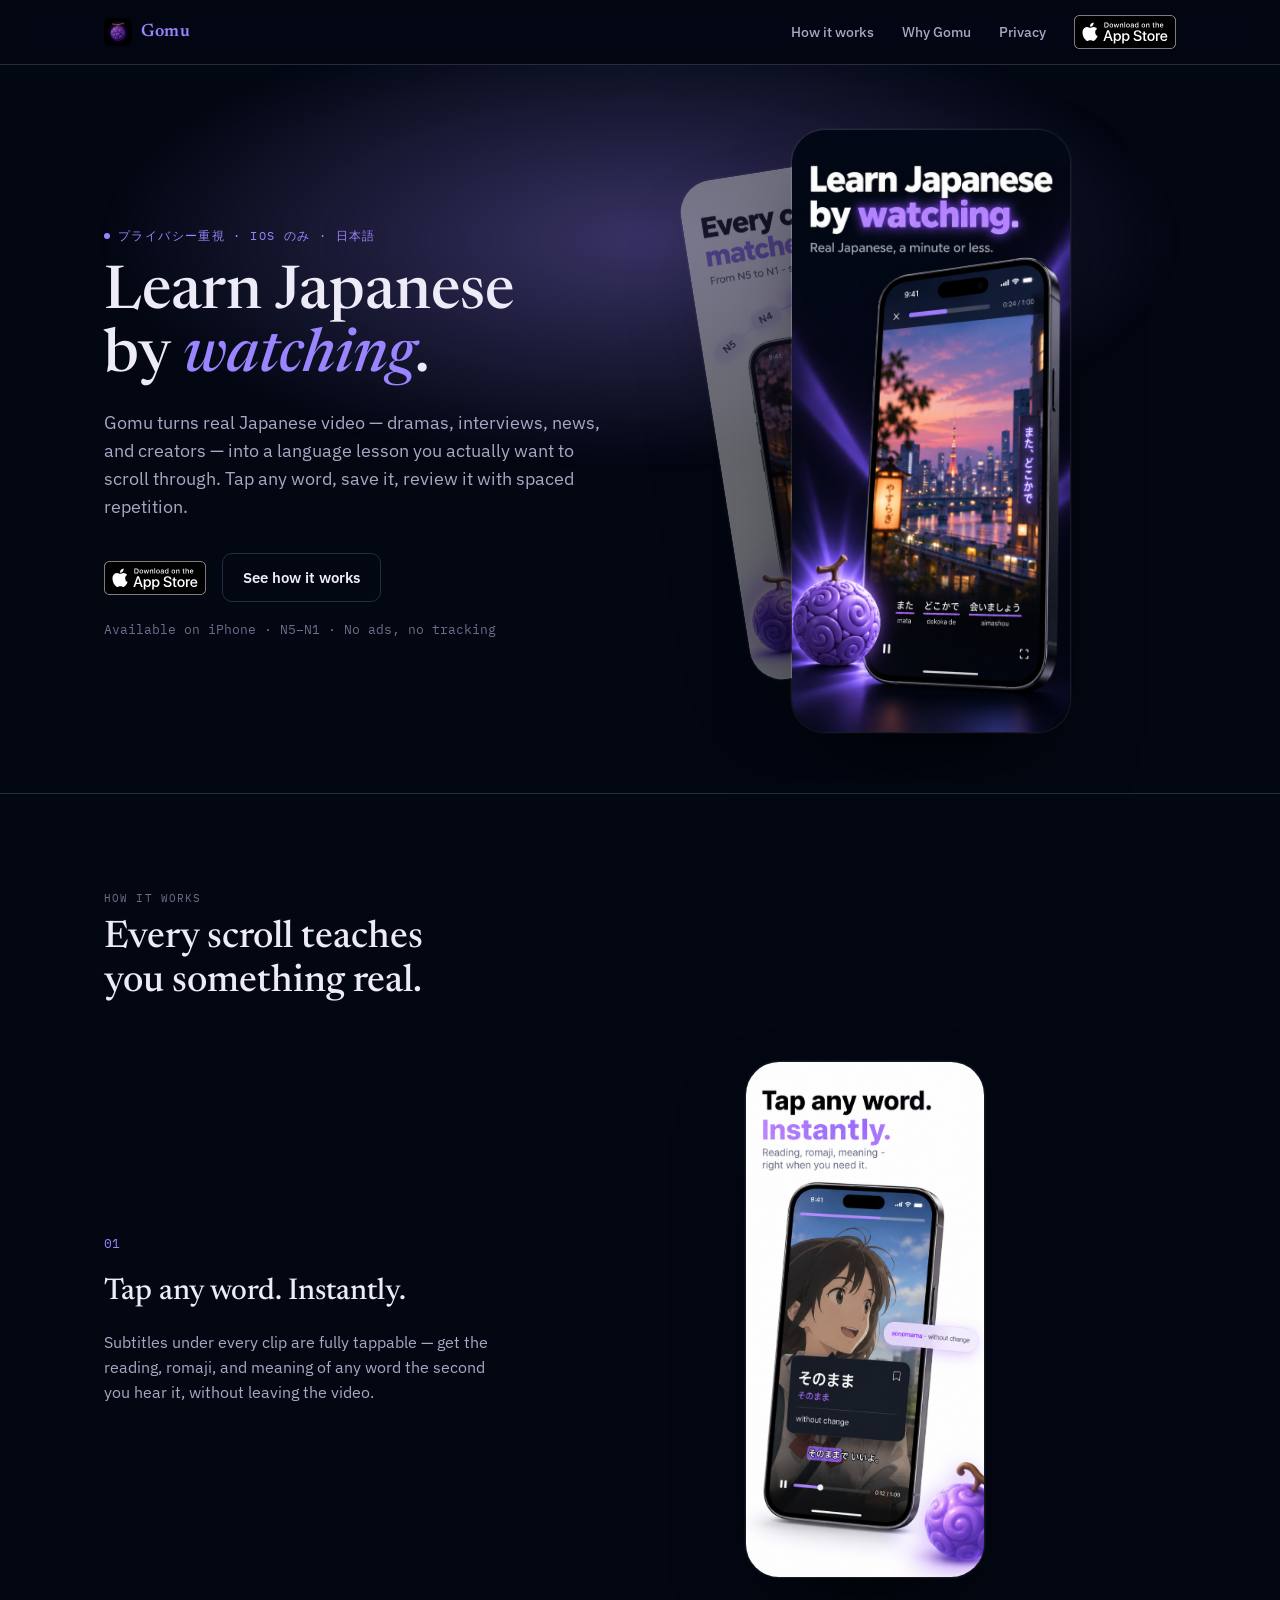
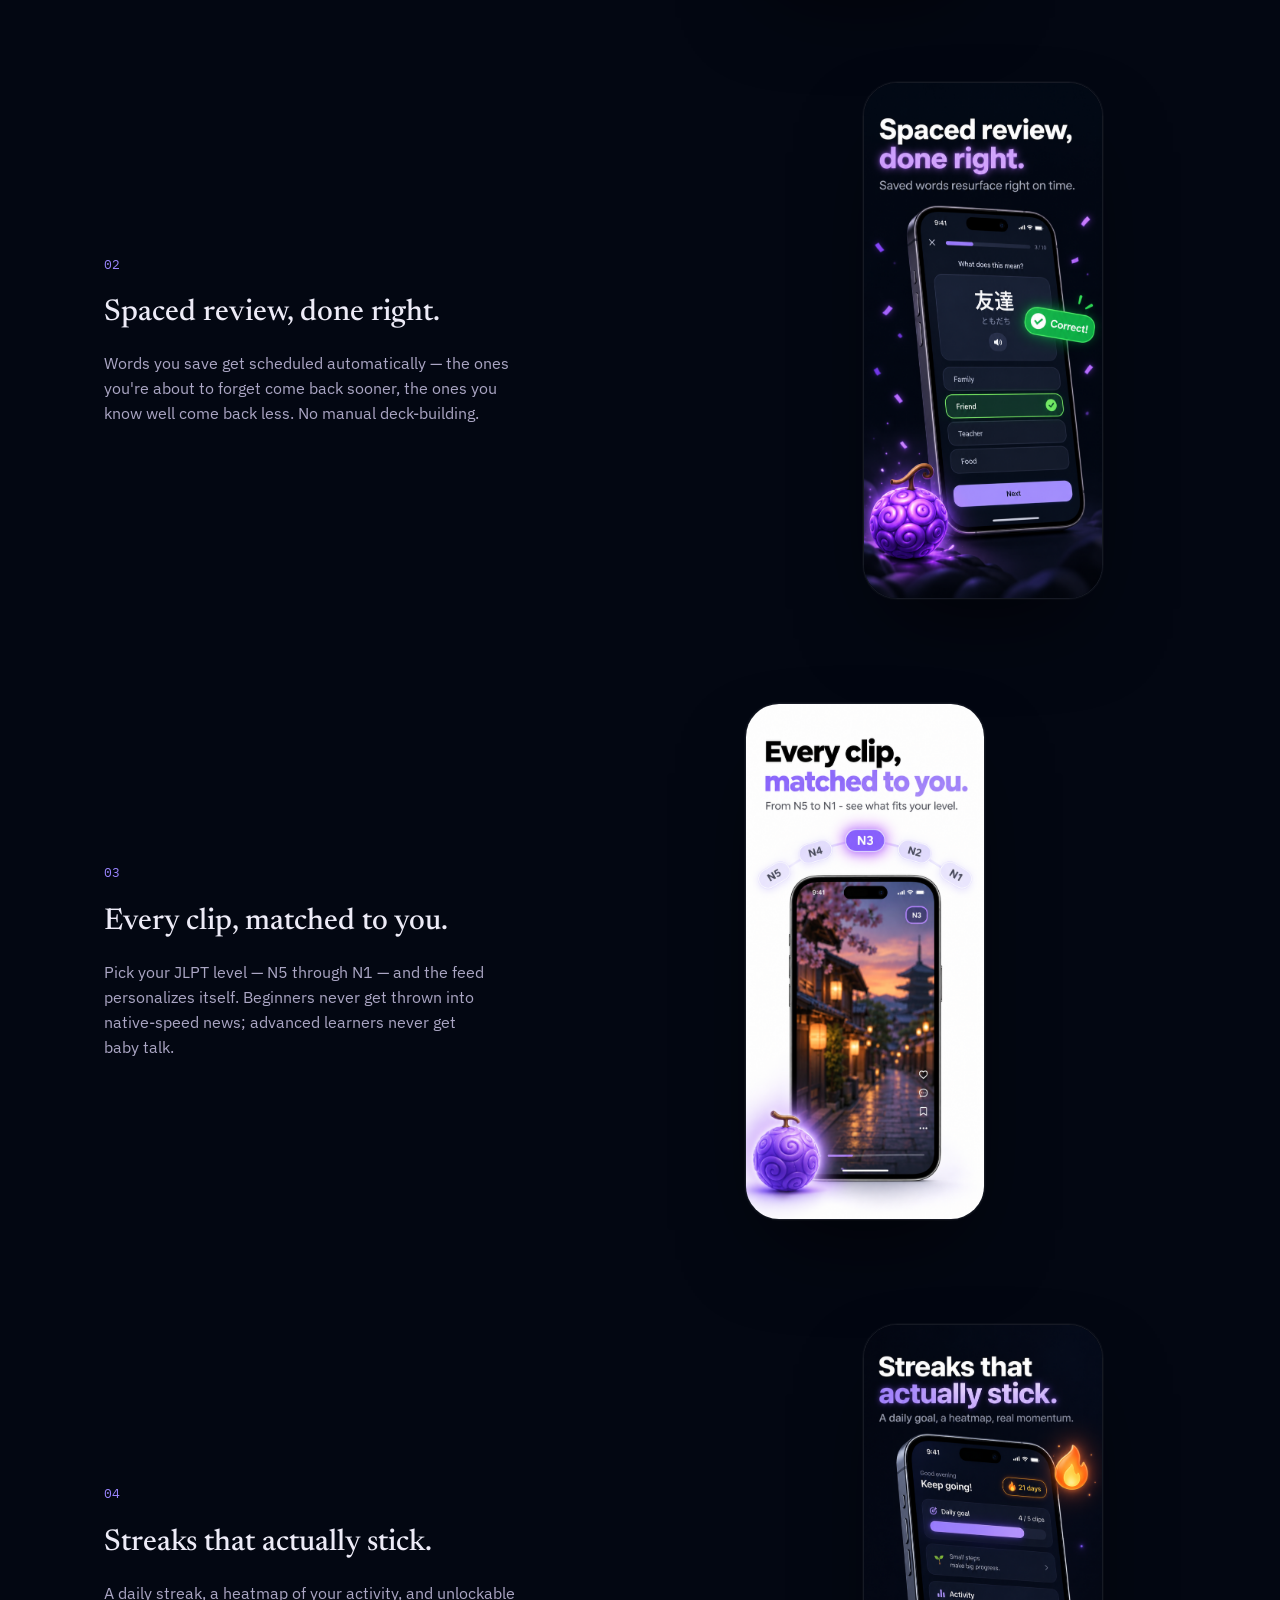
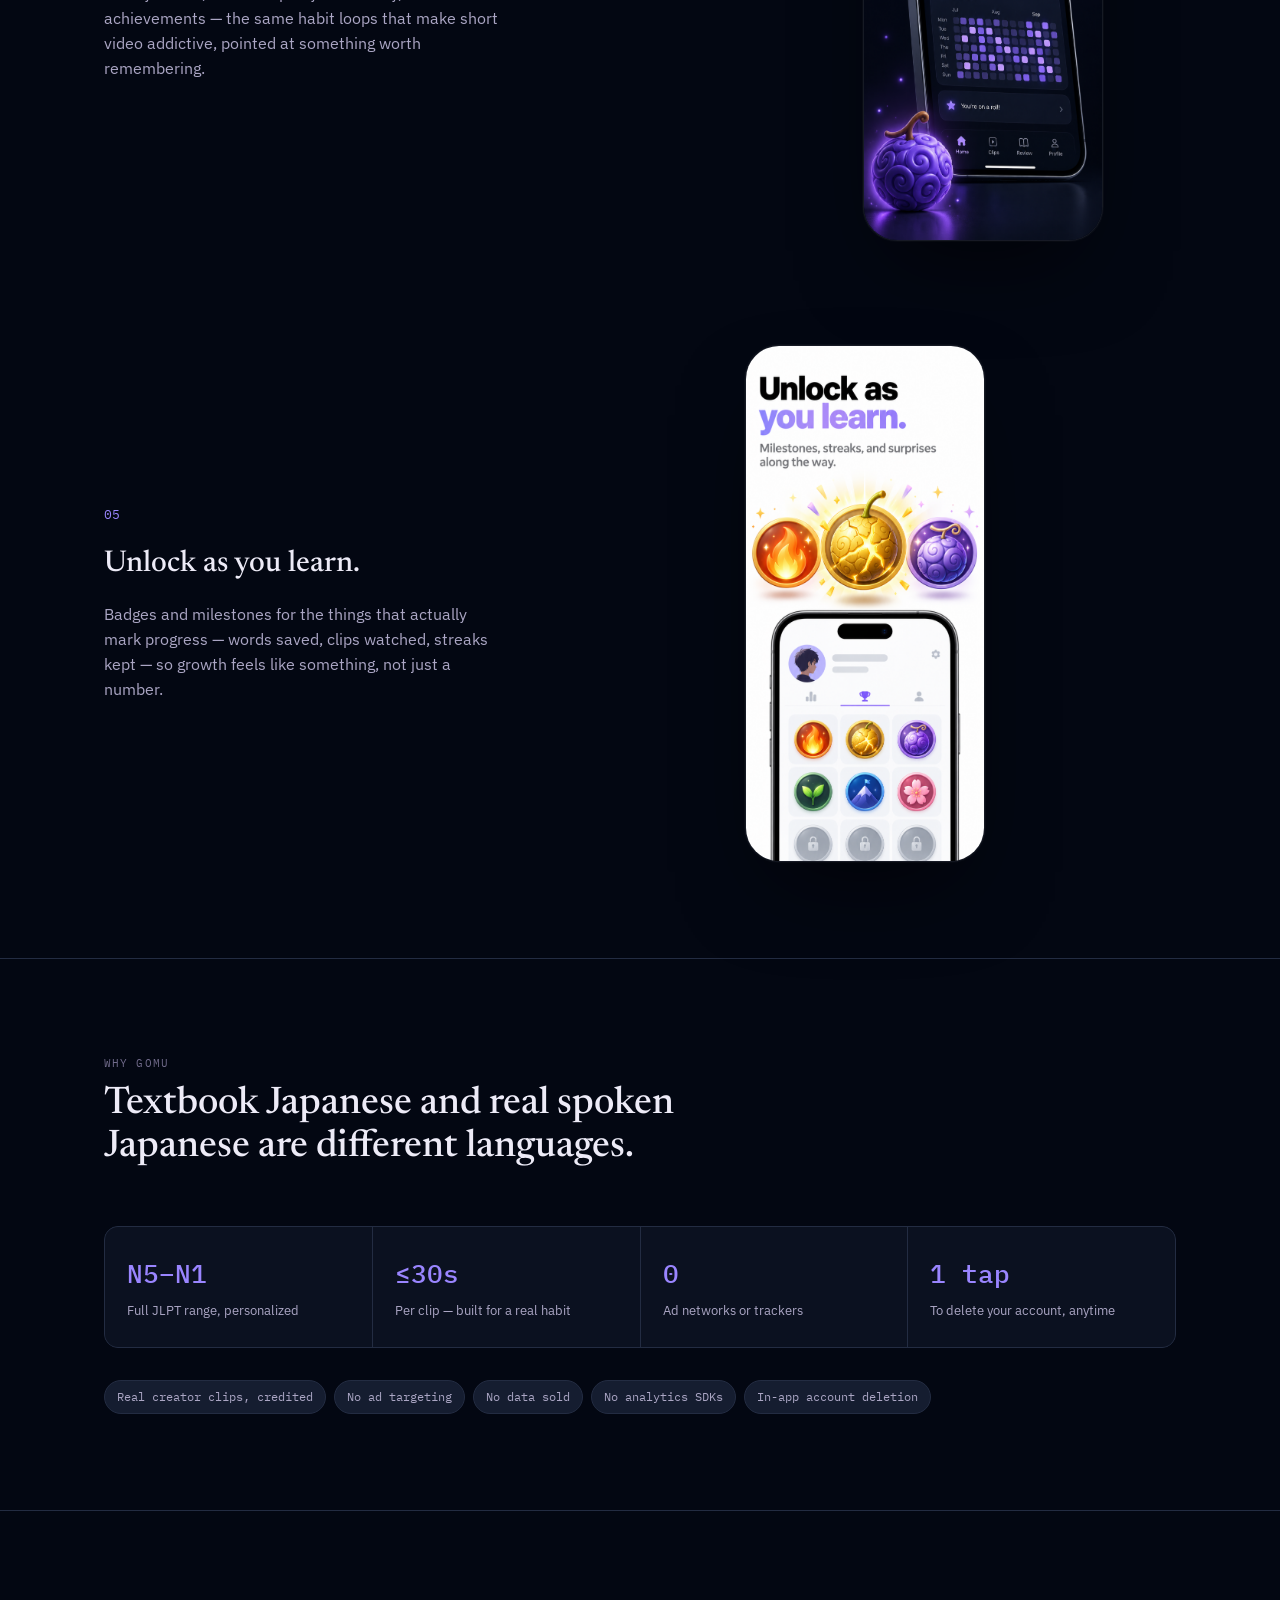
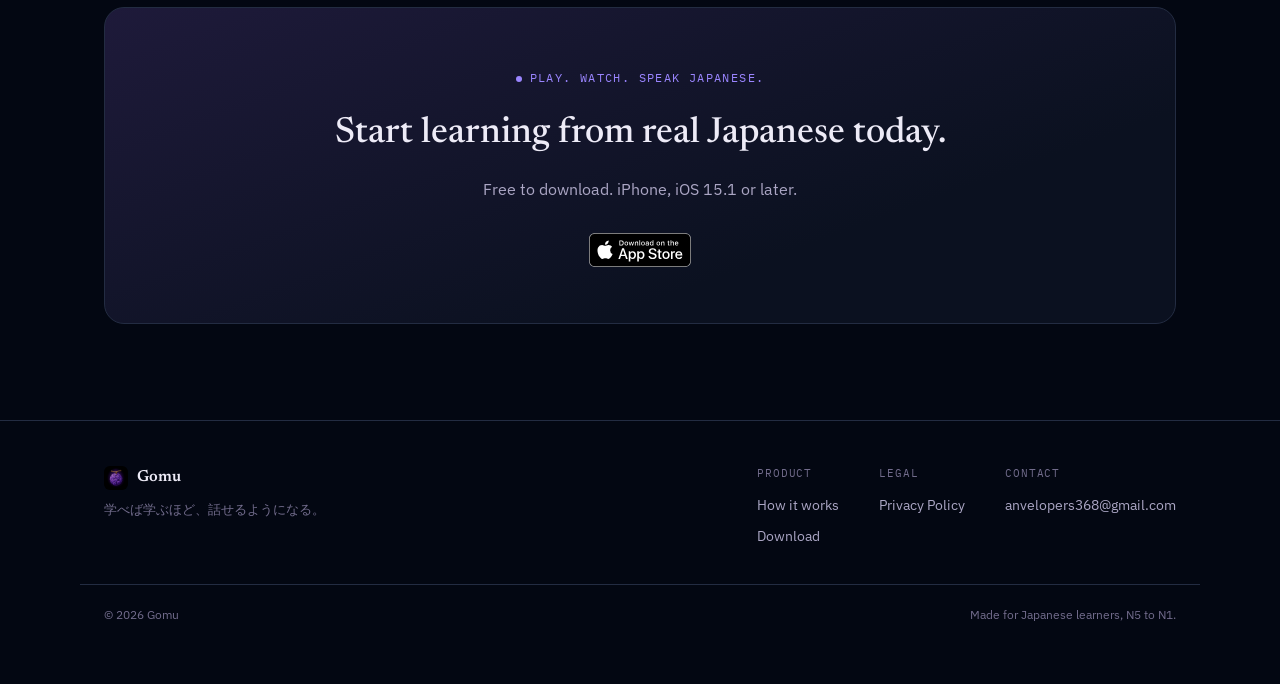
<file: index.html>
<!doctype html>
<html lang="en" data-theme="dark">
<head>
<meta charset="UTF-8">
<meta name="viewport" content="width=device-width, initial-scale=1.0">
<title>Gomu — Learn Japanese by Watching</title>
<meta name="description" content="Gomu turns real Japanese video into a language lesson. Tap any word, save it, and review with spaced repetition — matched to your JLPT level. Available on the App Store.">
<link rel="icon" href="/public/logo.png">
<link rel="stylesheet" href="/css/style.css">
</head>
<body>

<header class="site">
  <div class="wrap">
    <a class="brand" href="/">
      <img src="/public/logo.png" alt="Gomu">
      <span>Gomu</span>
    </a>
    <nav class="links">
      <a class="navlink" href="#how-it-works">How it works</a>
      <a class="navlink" href="#why-gomu">Why Gomu</a>
      <a class="navlink" href="/privacy.html">Privacy</a>
      <a class="badge-btn" href="https://apps.apple.com/app/id6811935681" aria-label="Download on the App Store">
        <img src="/public/app-store-badge.svg" alt="Download on the App Store">
      </a>
    </nav>
  </div>
</header>

<main>
  <section class="hero" style="border-top:none; padding-top:64px;">
    <div class="wrap">
      <div class="hero-copy">
        <span class="eyebrow"><span class="dot"></span>プライバシー重視 · iOS のみ · 日本語</span>
        <h1 class="hero-title">Learn Japanese<br>by <em>watching</em>.</h1>
        <p class="hero-lede">Gomu turns real Japanese video — dramas, interviews, news, and creators — into a language lesson you actually want to scroll through. Tap any word, save it, review it with spaced repetition.</p>
        <div class="hero-ctas">
          <a class="badge-btn" href="https://apps.apple.com/app/id6811935681" aria-label="Download on the App Store">
            <img src="/public/app-store-badge.svg" alt="Download on the App Store">
          </a>
          <a class="btn ghost" href="#how-it-works">See how it works</a>
        </div>
        <div class="hero-note">Available on iPhone · N5–N1 · No ads, no tracking</div>
      </div>
      <div class="hero-visual">
        <div class="phone-stack">
          <img class="phone back" src="/public/screenshots/04_matched_level.png" alt="">
          <img class="phone front" src="/public/screenshots/01_hero.png" alt="Gomu app feed showing a real Japanese video clip with tappable subtitles">
        </div>
      </div>
    </div>
  </section>

  <section id="how-it-works">
    <div class="wrap">
      <div class="section-head">
        <div class="section-kicker">How it works</div>
        <h2 class="section-title">Every scroll teaches you something real.</h2>
      </div>

      <div class="feature-row">
        <div class="feature-copy">
          <div class="feature-num">01</div>
          <h3 class="feature-title">Tap any word. Instantly.</h3>
          <p class="feature-body">Subtitles under every clip are fully tappable — get the reading, romaji, and meaning of any word the second you hear it, without leaving the video.</p>
        </div>
        <div class="feature-visual">
          <img class="phone" src="/public/screenshots/02_tap_any_word.png" alt="Tapping a word in the subtitles to see its meaning and reading">
        </div>
      </div>

      <div class="feature-row reverse">
        <div class="feature-copy">
          <div class="feature-num">02</div>
          <h3 class="feature-title">Spaced review, done right.</h3>
          <p class="feature-body">Words you save get scheduled automatically — the ones you're about to forget come back sooner, the ones you know well come back less. No manual deck-building.</p>
        </div>
        <div class="feature-visual">
          <img class="phone" src="/public/screenshots/03_spaced_review.png" alt="Spaced-repetition flashcard review screen">
        </div>
      </div>

      <div class="feature-row">
        <div class="feature-copy">
          <div class="feature-num">03</div>
          <h3 class="feature-title">Every clip, matched to you.</h3>
          <p class="feature-body">Pick your JLPT level — N5 through N1 — and the feed personalizes itself. Beginners never get thrown into native-speed news; advanced learners never get baby talk.</p>
        </div>
        <div class="feature-visual">
          <img class="phone" src="/public/screenshots/04_matched_level.png" alt="Feed personalized to a chosen JLPT level">
        </div>
      </div>

      <div class="feature-row reverse">
        <div class="feature-copy">
          <div class="feature-num">04</div>
          <h3 class="feature-title">Streaks that actually stick.</h3>
          <p class="feature-body">A daily streak, a heatmap of your activity, and unlockable achievements — the same habit loops that make short video addictive, pointed at something worth remembering.</p>
        </div>
        <div class="feature-visual">
          <img class="phone" src="/public/screenshots/05_streaks.png" alt="Daily streak and activity heatmap">
        </div>
      </div>

      <div class="feature-row">
        <div class="feature-copy">
          <div class="feature-num">05</div>
          <h3 class="feature-title">Unlock as you learn.</h3>
          <p class="feature-body">Badges and milestones for the things that actually mark progress — words saved, clips watched, streaks kept — so growth feels like something, not just a number.</p>
        </div>
        <div class="feature-visual">
          <img class="phone" src="/public/screenshots/06_achievements.png" alt="Achievement badges unlocked in the app">
        </div>
      </div>
    </div>
  </section>

  <section id="why-gomu">
    <div class="wrap">
      <div class="section-head">
        <div class="section-kicker">Why Gomu</div>
        <h2 class="section-title">Textbook Japanese and real spoken Japanese are different languages.</h2>
      </div>
      <div class="stat-strip">
        <div class="stat"><div class="n">N5–N1</div><div class="l">Full JLPT range, personalized</div></div>
        <div class="stat"><div class="n">≤30s</div><div class="l">Per clip — built for a real habit</div></div>
        <div class="stat"><div class="n">0</div><div class="l">Ad networks or trackers</div></div>
        <div class="stat"><div class="n">1 tap</div><div class="l">To delete your account, anytime</div></div>
      </div>
      <div style="height:32px"></div>
      <div class="pillbar">
        <span class="pill">Real creator clips, credited</span>
        <span class="pill">No ad targeting</span>
        <span class="pill">No data sold</span>
        <span class="pill">No analytics SDKs</span>
        <span class="pill">In-app account deletion</span>
      </div>
    </div>
  </section>

  <section>
    <div class="wrap">
      <div class="cta-band">
        <span class="eyebrow" style="justify-content:center;"><span class="dot"></span>Play. Watch. Speak Japanese.</span>
        <h2>Start learning from real Japanese today.</h2>
        <p>Free to download. iPhone, iOS 15.1 or later.</p>
        <div class="hero-ctas">
          <a class="badge-btn" href="https://apps.apple.com/app/id6811935681" aria-label="Download on the App Store">
            <img src="/public/app-store-badge.svg" alt="Download on the App Store">
          </a>
        </div>
      </div>
    </div>
  </section>
</main>

<footer class="site">
  <div class="wrap">
    <div>
      <div class="foot-brand">
        <img src="/public/logo.png" alt="Gomu">
        <span>Gomu</span>
      </div>
      <div class="foot-jp">学べば学ぶほど、話せるようになる。</div>
    </div>
    <div class="foot-links">
      <div class="foot-col">
        <span class="h">Product</span>
        <a href="#how-it-works">How it works</a>
        <a href="https://apps.apple.com/app/id6811935681">Download</a>
      </div>
      <div class="foot-col">
        <span class="h">Legal</span>
        <a href="/privacy.html">Privacy Policy</a>
      </div>
      <div class="foot-col">
        <span class="h">Contact</span>
        <a href="mailto:anvelopers368@gmail.com">anvelopers368@gmail.com</a>
      </div>
    </div>
  </div>
  <div class="foot-bottom">
    <span>© 2026 Gomu</span>
    <span>Made for Japanese learners, N5 to N1.</span>
  </div>
</footer>

</body>
</html>
</file>
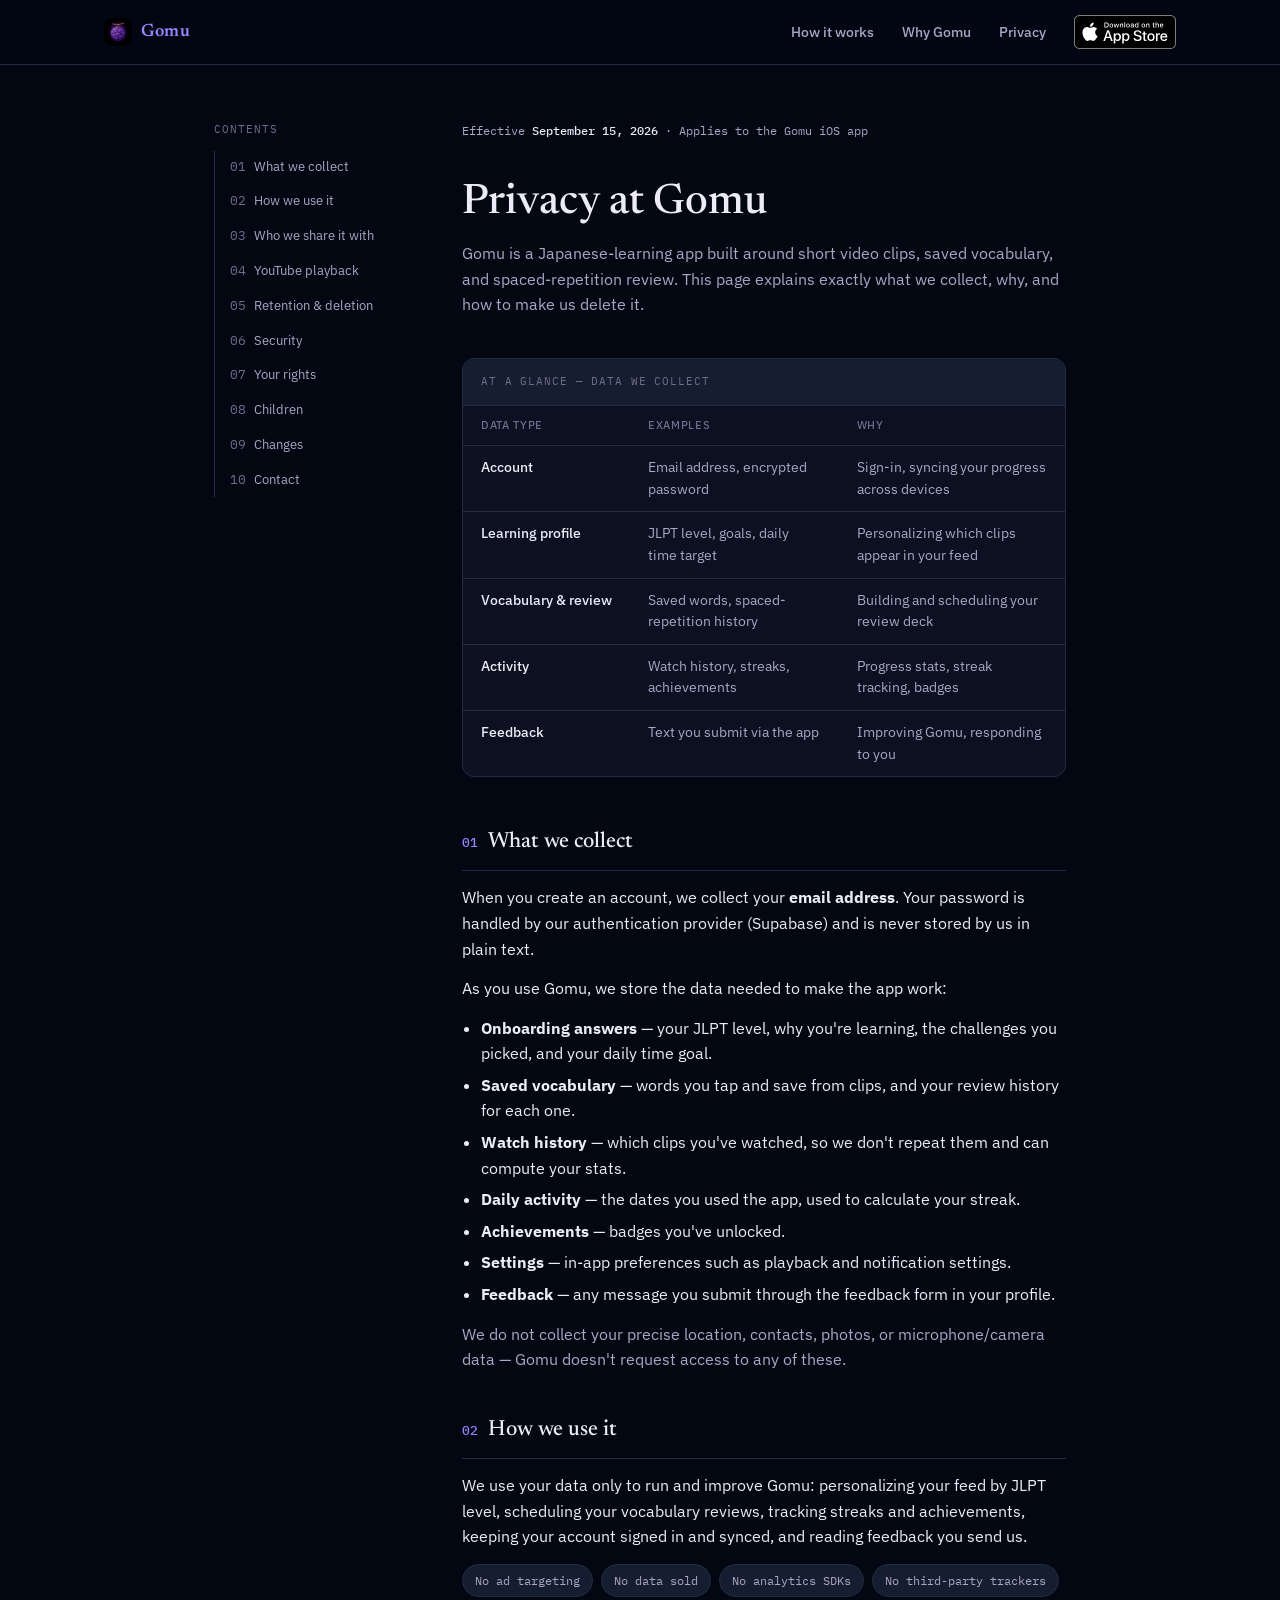
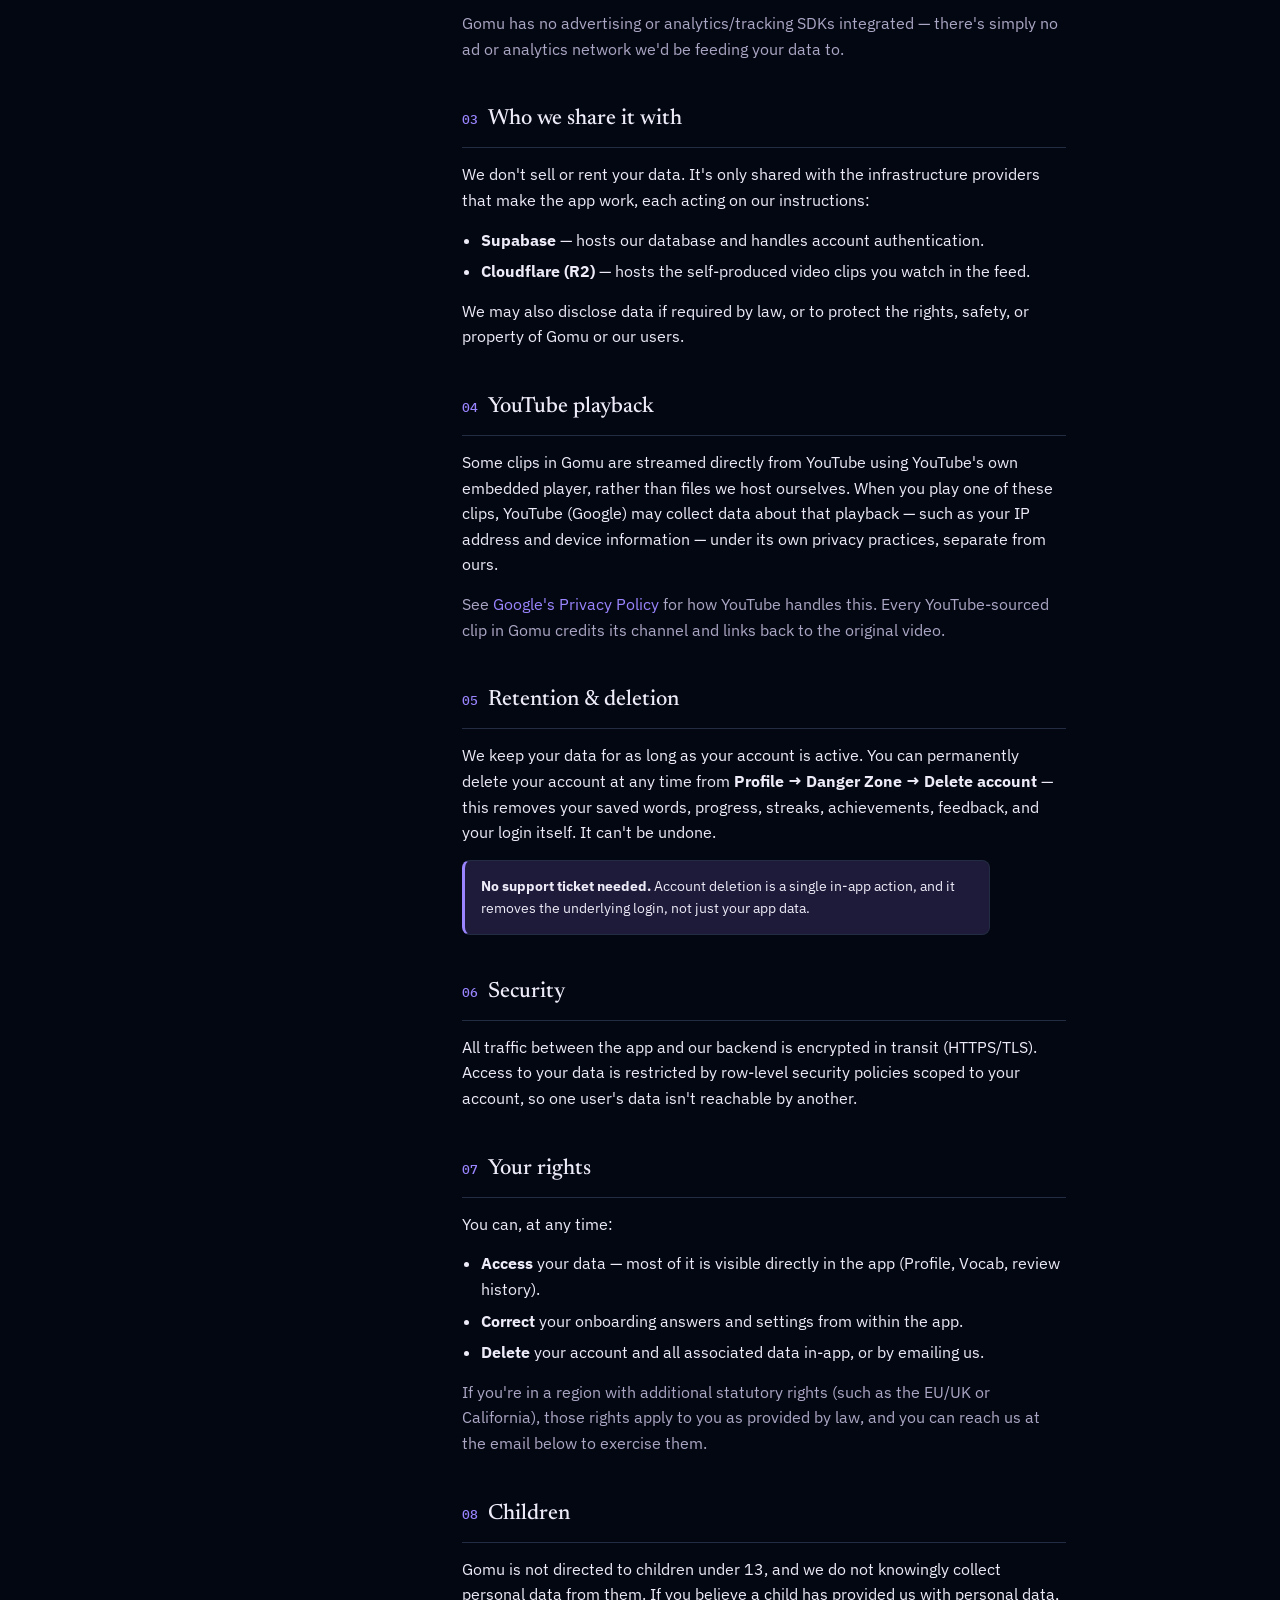
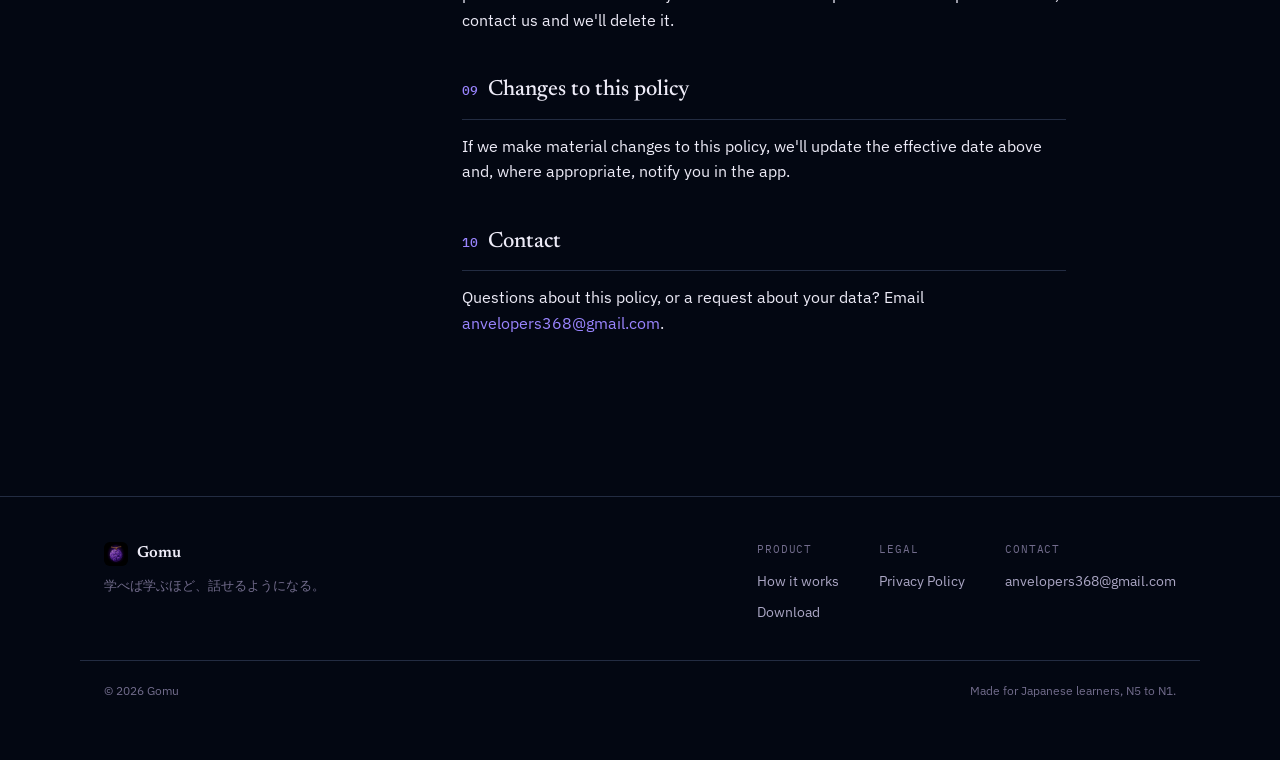
<file: privacy.html>
<!doctype html>
<html lang="en" data-theme="dark">
<head>
<meta charset="UTF-8">
<meta name="viewport" content="width=device-width, initial-scale=1.0">
<title>Gomu Privacy Policy</title>
<meta name="description" content="Privacy policy for the Gomu iOS app: what we collect, why, and how to delete your data.">
<link rel="icon" href="/public/logo.png">
<link rel="stylesheet" href="/css/style.css">
</head>
<body>

<header class="site">
  <div class="wrap">
    <a class="brand" href="/">
      <img src="/public/logo.png" alt="Gomu">
      <span>Gomu</span>
    </a>
    <nav class="links">
      <a class="navlink" href="/#how-it-works">How it works</a>
      <a class="navlink" href="/#why-gomu">Why Gomu</a>
      <a class="navlink" href="/privacy.html">Privacy</a>
      <a class="badge-btn" href="https://apps.apple.com/app/id6811935681" aria-label="Download on the App Store">
        <img src="/public/app-store-badge.svg" alt="Download on the App Store">
      </a>
    </nav>
  </div>
</header>

<div class="doc-shell">
  <nav class="toc" aria-label="Sections">
    <div class="eyebrow-toc">Contents</div>
    <ol>
      <li><a href="#collect"><span class="num">01</span>What we collect</a></li>
      <li><a href="#use"><span class="num">02</span>How we use it</a></li>
      <li><a href="#share"><span class="num">03</span>Who we share it with</a></li>
      <li><a href="#youtube"><span class="num">04</span>YouTube playback</a></li>
      <li><a href="#retention"><span class="num">05</span>Retention &amp; deletion</a></li>
      <li><a href="#security"><span class="num">06</span>Security</a></li>
      <li><a href="#rights"><span class="num">07</span>Your rights</a></li>
      <li><a href="#children"><span class="num">08</span>Children</a></li>
      <li><a href="#changes"><span class="num">09</span>Changes</a></li>
      <li><a href="#contact"><span class="num">10</span>Contact</a></li>
    </ol>
  </nav>

  <main class="doc-main">
    <div class="doc-stamp">Effective <b>September 15, 2026</b> · Applies to the Gomu iOS app</div>
    <h1>Privacy at Gomu</h1>
    <p class="lede">Gomu is a Japanese-learning app built around short video clips, saved vocabulary, and spaced-repetition review. This page explains exactly what we collect, why, and how to make us delete it.</p>

    <div class="glance">
      <div class="glance-head">At a glance — data we collect</div>
      <div class="glance-scroll">
        <table class="glance-table">
          <thead><tr><th>Data type</th><th>Examples</th><th>Why</th></tr></thead>
          <tbody>
            <tr><td class="dtype">Account</td><td class="tag">Email address, encrypted password</td><td class="tag">Sign-in, syncing your progress across devices</td></tr>
            <tr><td class="dtype">Learning profile</td><td class="tag">JLPT level, goals, daily time target</td><td class="tag">Personalizing which clips appear in your feed</td></tr>
            <tr><td class="dtype">Vocabulary &amp; review</td><td class="tag">Saved words, spaced-repetition history</td><td class="tag">Building and scheduling your review deck</td></tr>
            <tr><td class="dtype">Activity</td><td class="tag">Watch history, streaks, achievements</td><td class="tag">Progress stats, streak tracking, badges</td></tr>
            <tr><td class="dtype">Feedback</td><td class="tag">Text you submit via the app</td><td class="tag">Improving Gomu, responding to you</td></tr>
          </tbody>
        </table>
      </div>
    </div>

    <section id="collect">
      <h2><span class="num">01</span>What we collect</h2>
      <p>When you create an account, we collect your <strong>email address</strong>. Your password is handled by our authentication provider (Supabase) and is never stored by us in plain text.</p>
      <p>As you use Gomu, we store the data needed to make the app work:</p>
      <ul>
        <li><strong>Onboarding answers</strong> — your JLPT level, why you're learning, the challenges you picked, and your daily time goal.</li>
        <li><strong>Saved vocabulary</strong> — words you tap and save from clips, and your review history for each one.</li>
        <li><strong>Watch history</strong> — which clips you've watched, so we don't repeat them and can compute your stats.</li>
        <li><strong>Daily activity</strong> — the dates you used the app, used to calculate your streak.</li>
        <li><strong>Achievements</strong> — badges you've unlocked.</li>
        <li><strong>Settings</strong> — in-app preferences such as playback and notification settings.</li>
        <li><strong>Feedback</strong> — any message you submit through the feedback form in your profile.</li>
      </ul>
      <p class="dim">We do not collect your precise location, contacts, photos, or microphone/camera data — Gomu doesn't request access to any of these.</p>
    </section>

    <section id="use">
      <h2><span class="num">02</span>How we use it</h2>
      <p>We use your data only to run and improve Gomu: personalizing your feed by JLPT level, scheduling your vocabulary reviews, tracking streaks and achievements, keeping your account signed in and synced, and reading feedback you send us.</p>
      <div class="pillbar" style="margin-bottom:14px;">
        <span class="pill">No ad targeting</span>
        <span class="pill">No data sold</span>
        <span class="pill">No analytics SDKs</span>
        <span class="pill">No third-party trackers</span>
      </div>
      <p class="dim">Gomu has no advertising or analytics/tracking SDKs integrated — there's simply no ad or analytics network we'd be feeding your data to.</p>
    </section>

    <section id="share">
      <h2><span class="num">03</span>Who we share it with</h2>
      <p>We don't sell or rent your data. It's only shared with the infrastructure providers that make the app work, each acting on our instructions:</p>
      <ul>
        <li><strong>Supabase</strong> — hosts our database and handles account authentication.</li>
        <li><strong>Cloudflare (R2)</strong> — hosts the self-produced video clips you watch in the feed.</li>
      </ul>
      <p>We may also disclose data if required by law, or to protect the rights, safety, or property of Gomu or our users.</p>
    </section>

    <section id="youtube">
      <h2><span class="num">04</span>YouTube playback</h2>
      <p>Some clips in Gomu are streamed directly from YouTube using YouTube's own embedded player, rather than files we host ourselves. When you play one of these clips, YouTube (Google) may collect data about that playback — such as your IP address and device information — under its own privacy practices, separate from ours.</p>
      <p class="dim">See <a href="https://policies.google.com/privacy" target="_blank" rel="noopener">Google's Privacy Policy</a> for how YouTube handles this. Every YouTube-sourced clip in Gomu credits its channel and links back to the original video.</p>
    </section>

    <section id="retention">
      <h2><span class="num">05</span>Retention &amp; deletion</h2>
      <p>We keep your data for as long as your account is active. You can permanently delete your account at any time from <strong>Profile → Danger Zone → Delete account</strong> — this removes your saved words, progress, streaks, achievements, feedback, and your login itself. It can't be undone.</p>
      <div class="callout"><strong>No support ticket needed.</strong> Account deletion is a single in-app action, and it removes the underlying login, not just your app data.</div>
    </section>

    <section id="security">
      <h2><span class="num">06</span>Security</h2>
      <p>All traffic between the app and our backend is encrypted in transit (HTTPS/TLS). Access to your data is restricted by row-level security policies scoped to your account, so one user's data isn't reachable by another.</p>
    </section>

    <section id="rights">
      <h2><span class="num">07</span>Your rights</h2>
      <p>You can, at any time:</p>
      <ul>
        <li><strong>Access</strong> your data — most of it is visible directly in the app (Profile, Vocab, review history).</li>
        <li><strong>Correct</strong> your onboarding answers and settings from within the app.</li>
        <li><strong>Delete</strong> your account and all associated data in-app, or by emailing us.</li>
      </ul>
      <p class="dim">If you're in a region with additional statutory rights (such as the EU/UK or California), those rights apply to you as provided by law, and you can reach us at the email below to exercise them.</p>
    </section>

    <section id="children">
      <h2><span class="num">08</span>Children</h2>
      <p>Gomu is not directed to children under 13, and we do not knowingly collect personal data from them. If you believe a child has provided us with personal data, contact us and we'll delete it.</p>
    </section>

    <section id="changes">
      <h2><span class="num">09</span>Changes to this policy</h2>
      <p>If we make material changes to this policy, we'll update the effective date above and, where appropriate, notify you in the app.</p>
    </section>

    <section id="contact">
      <h2><span class="num">10</span>Contact</h2>
      <p>Questions about this policy, or a request about your data? Email <a href="mailto:anvelopers368@gmail.com">anvelopers368@gmail.com</a>.</p>
    </section>
  </main>
</div>

<footer class="site">
  <div class="wrap">
    <div>
      <div class="foot-brand">
        <img src="/public/logo.png" alt="Gomu">
        <span>Gomu</span>
      </div>
      <div class="foot-jp">学べば学ぶほど、話せるようになる。</div>
    </div>
    <div class="foot-links">
      <div class="foot-col">
        <span class="h">Product</span>
        <a href="/#how-it-works">How it works</a>
        <a href="https://apps.apple.com/app/id6811935681">Download</a>
      </div>
      <div class="foot-col">
        <span class="h">Legal</span>
        <a href="/privacy.html">Privacy Policy</a>
      </div>
      <div class="foot-col">
        <span class="h">Contact</span>
        <a href="mailto:anvelopers368@gmail.com">anvelopers368@gmail.com</a>
      </div>
    </div>
  </div>
  <div class="foot-bottom">
    <span>© 2026 Gomu</span>
    <span>Made for Japanese learners, N5 to N1.</span>
  </div>
</footer>

</body>
</html>
</file>
<file: css/style.css>
@import url('https://fonts.googleapis.com/css2?family=Newsreader:ital,opsz,wght@0,6..72,400;0,6..72,500;0,6..72,600;1,6..72,400&family=IBM+Plex+Sans:wght@400;500;600;700&family=IBM+Plex+Mono:wght@400;500&display=swap');

:root{
  --bg: #030712;
  --bg-2: #070C1A;
  --surface: #0B1120;
  --surface-2: #151D30;
  --border: #232C42;
  --text: #EDEBF7;
  --text-dim: #ABA6C4;
  --text-faint: #726C8C;
  --accent: #9A85FF;
  --accent-2: #6E58D8;
  --accent-ink: #14102B;
  --accent-soft: #1E1A3A;
  --serif: 'Newsreader', Georgia, 'Hiragino Mincho ProN', serif;
  --sans: 'IBM Plex Sans', 'Hiragino Sans', 'Noto Sans JP', system-ui, sans-serif;
  --mono: 'IBM Plex Mono', ui-monospace, SFMono-Regular, monospace;
  --maxw: 1120px;
}

*{ box-sizing: border-box; }
html{ scroll-behavior: smooth; }
body{
  margin: 0;
  background: var(--bg);
  color: var(--text);
  font-family: var(--sans);
  line-height: 1.6;
  -webkit-font-smoothing: antialiased;
}
img{ max-width: 100%; display: block; }
a{ color: var(--accent); text-decoration: none; }
a:focus-visible, button:focus-visible{ outline: 2px solid var(--accent); outline-offset: 3px; }
::selection{ background: var(--accent-soft); color: var(--text); }

.wrap{ max-width: var(--maxw); margin: 0 auto; padding: 0 24px; }

/* ---------- nav ---------- */
header.site{
  position: sticky; top: 0; z-index: 40;
  background: rgba(3,7,18,0.78);
  backdrop-filter: blur(10px);
  border-bottom: 1px solid var(--border);
}
header.site .wrap{
  display: flex; align-items: center; justify-content: space-between;
  height: 64px;
}
.brand{ display: flex; align-items: center; gap: 9px; }
.brand img{ width: 28px; height: 28px; border-radius: 7px; }
.brand span{ font-family: var(--serif); font-weight: 600; font-size: 18px; letter-spacing: 0.01em; }
nav.links{ display: flex; align-items: center; gap: 28px; }
nav.links a.navlink{ color: var(--text-dim); font-size: 14px; font-weight: 500; }
nav.links a.navlink:hover{ color: var(--text); }
a.badge-btn img{ height: 34px; width: auto; }
@media (max-width: 620px){
  nav.links a.navlink{ display: none; }
}

/* ---------- hero ---------- */
.hero{
  position: relative;
  overflow: hidden;
  padding: 84px 0 60px;
}
.hero::before{
  content: '';
  position: absolute; inset: -20% -10% auto -10%;
  height: 640px;
  background: radial-gradient(closest-side, rgba(154,133,255,0.35), rgba(154,133,255,0) 70%);
  filter: blur(10px);
  pointer-events: none;
}
.hero .wrap{
  position: relative;
  display: grid;
  grid-template-columns: 1.05fr 0.95fr;
  gap: 40px;
  align-items: center;
}
@media (max-width: 880px){
  .hero .wrap{ grid-template-columns: 1fr; }
  .hero-visual{ order: -1; }
}
.eyebrow{
  font-family: var(--mono);
  text-transform: uppercase;
  letter-spacing: 0.12em;
  font-size: 11.5px;
  color: var(--accent);
  display: inline-flex;
  align-items: center;
  gap: 8px;
  margin-bottom: 18px;
}
.eyebrow .dot{ width: 6px; height: 6px; border-radius: 50%; background: var(--accent); }
h1.hero-title{
  font-family: var(--serif);
  font-weight: 500;
  font-size: clamp(38px, 5.4vw, 60px);
  line-height: 1.05;
  margin: 0 0 20px;
  text-wrap: balance;
}
h1.hero-title em{ font-style: italic; color: var(--accent); }
.hero-lede{
  font-size: 17.5px;
  color: var(--text-dim);
  max-width: 46ch;
  margin: 0 0 32px;
}
.hero-ctas{ display: flex; align-items: center; gap: 16px; flex-wrap: wrap; }
.hero-note{
  margin-top: 18px;
  font-size: 13px;
  color: var(--text-faint);
  font-family: var(--mono);
}

.hero-visual{
  display: flex;
  justify-content: center;
  perspective: 1400px;
}
.phone-stack{
  position: relative;
  width: min(280px, 72vw);
}
.phone{
  border-radius: 34px;
  overflow: hidden;
  border: 1px solid rgba(255,255,255,0.08);
  box-shadow: 0 40px 90px -30px rgba(0,0,0,0.7), 0 0 0 1px rgba(255,255,255,0.03);
}
.phone.back{
  position: absolute;
  top: 34px;
  left: -78px;
  width: 84%;
  opacity: 0.55;
  transform: rotate(-9deg);
  filter: saturate(0.85) brightness(0.7);
}
.phone.front{
  position: relative;
  z-index: 2;
}

/* ---------- section shell ---------- */
section{ padding: 96px 0; border-top: 1px solid var(--border); }
.section-head{ max-width: 62ch; margin-bottom: 56px; }
.section-kicker{
  font-family: var(--mono);
  text-transform: uppercase;
  letter-spacing: 0.1em;
  font-size: 11px;
  color: var(--text-faint);
  margin-bottom: 10px;
}
h2.section-title{
  font-family: var(--serif);
  font-weight: 500;
  font-size: clamp(28px, 3.4vw, 38px);
  line-height: 1.15;
  margin: 0;
  text-wrap: balance;
}

/* ---------- feature rows ---------- */
.feature-row{
  display: grid;
  grid-template-columns: 0.62fr 1fr;
  gap: 64px;
  align-items: center;
}
.feature-row:not(:last-child){ margin-bottom: 104px; }
.feature-row.reverse{ grid-template-columns: 1fr 0.62fr; }
.feature-row.reverse .feature-visual{ order: 2; }
@media (max-width: 820px){
  .feature-row, .feature-row.reverse{ grid-template-columns: 1fr; gap: 32px; }
  .feature-row.reverse .feature-visual{ order: -1; }
  .feature-row .feature-visual{ order: -1; }
}
.feature-visual{ display: flex; justify-content: center; }
.feature-visual .phone{ width: min(240px, 78vw); }
.feature-num{
  font-family: var(--mono);
  color: var(--accent);
  font-size: 13px;
  margin-bottom: 14px;
}
h3.feature-title{
  font-family: var(--serif);
  font-weight: 500;
  font-size: clamp(24px, 2.6vw, 30px);
  margin: 0 0 14px;
  text-wrap: balance;
}
.feature-body{ color: var(--text-dim); font-size: 15.5px; max-width: 42ch; margin: 0; }

/* ---------- stat strip ---------- */
.stat-strip{
  display: grid;
  grid-template-columns: repeat(4, 1fr);
  gap: 1px;
  background: var(--border);
  border: 1px solid var(--border);
  border-radius: 14px;
  overflow: hidden;
}
@media (max-width: 700px){ .stat-strip{ grid-template-columns: repeat(2, 1fr); } }
.stat{ background: var(--surface); padding: 26px 22px; }
.stat .n{ font-family: var(--mono); font-size: 26px; font-weight: 500; color: var(--accent); font-variant-numeric: tabular-nums; }
.stat .l{ margin-top: 6px; font-size: 13px; color: var(--text-dim); }

/* ---------- pill list ---------- */
.pillbar{ display: flex; flex-wrap: wrap; gap: 8px; }
.pill{
  font-family: var(--mono); font-size: 12px; color: var(--text-dim);
  background: var(--surface-2); border: 1px solid var(--border);
  padding: 6px 12px; border-radius: 999px;
}

/* ---------- CTA band ---------- */
.cta-band{
  border-radius: 20px;
  background: linear-gradient(160deg, var(--accent-soft), var(--surface) 70%);
  border: 1px solid var(--border);
  padding: 56px 48px;
  text-align: center;
}
.cta-band h2{
  font-family: var(--serif); font-weight: 500;
  font-size: clamp(26px, 3.4vw, 36px);
  margin: 0 0 14px;
  text-wrap: balance;
}
.cta-band p{ color: var(--text-dim); margin: 0 0 30px; }
.cta-band .hero-ctas{ justify-content: center; }
@media (max-width: 600px){ .cta-band{ padding: 40px 22px; } }

/* ---------- buttons ---------- */
.btn{
  display: inline-flex; align-items: center; gap: 8px;
  font-family: var(--sans); font-weight: 600; font-size: 14.5px;
  padding: 12px 20px; border-radius: 10px;
  background: var(--accent); color: var(--accent-ink);
  border: 1px solid transparent;
}
.btn.ghost{
  background: transparent; color: var(--text); border-color: var(--border);
}

/* ---------- footer ---------- */
footer.site{
  border-top: 1px solid var(--border);
  padding: 44px 0 60px;
}
footer.site .wrap{
  display: flex; justify-content: space-between; align-items: flex-start;
  flex-wrap: wrap; gap: 28px;
}
.foot-brand{ display: flex; align-items: center; gap: 9px; }
.foot-brand img{ width: 24px; height: 24px; border-radius: 6px; }
.foot-brand span{ font-family: var(--serif); font-weight: 600; font-size: 16px; }
.foot-jp{ color: var(--text-faint); font-size: 12.5px; margin-top: 8px; max-width: 30ch; }
.foot-links{ display: flex; gap: 40px; flex-wrap: wrap; }
.foot-col{ display: flex; flex-direction: column; gap: 10px; }
.foot-col .h{ font-family: var(--mono); text-transform: uppercase; letter-spacing: 0.08em; font-size: 11px; color: var(--text-faint); margin-bottom: 2px; }
.foot-col a{ color: var(--text-dim); font-size: 13.5px; }
.foot-col a:hover{ color: var(--text); }
.foot-bottom{
  max-width: var(--maxw); margin: 36px auto 0; padding: 20px 24px 0; border-top: 1px solid var(--border);
  display: flex; justify-content: space-between; flex-wrap: wrap; gap: 8px;
  font-size: 12px; color: var(--text-faint);
}

/* ---------- privacy / doc page ---------- */
.doc-shell{ max-width: 900px; margin: 0 auto; padding: 56px 24px 120px; display: grid; grid-template-columns: 200px minmax(0,1fr); gap: 48px; }
@media (max-width: 760px){ .doc-shell{ grid-template-columns: 1fr; } }
.doc-stamp{ font-family: var(--mono); font-size: 12px; color: var(--text-dim); margin-bottom: 40px; }
.doc-stamp b{ color: var(--text); font-weight: 500; }
nav.toc{ position: sticky; top: 84px; align-self: start; font-size: 13px; }
nav.toc .eyebrow-toc{ font-family: var(--mono); text-transform: uppercase; letter-spacing: 0.09em; font-size: 11px; color: var(--text-faint); margin-bottom: 12px; }
nav.toc ol{ list-style: none; margin: 0; padding: 0; display: flex; flex-direction: column; gap: 2px; border-left: 1px solid var(--border); }
nav.toc a{ display: block; padding: 6px 0 6px 14px; color: var(--text-dim); text-decoration: none; border-left: 2px solid transparent; margin-left: -1px; }
nav.toc a:hover{ color: var(--text); border-left-color: var(--accent); }
nav.toc .num{ font-family: var(--mono); color: var(--text-faint); margin-right: 8px; }
.doc-main h1{ font-family: var(--serif); font-weight: 500; font-size: clamp(30px,4vw,42px); line-height: 1.12; margin: 0 0 14px; text-wrap: balance; }
.doc-main > p.lede{ color: var(--text-dim); font-size: 16px; max-width: 62ch; margin: 0 0 40px; }
.doc-main section{ border: none; padding: 0; margin-bottom: 40px; scroll-margin-top: 84px; }
.doc-main section h2{ font-family: var(--serif); font-weight: 500; font-size: 22px; display: flex; align-items: baseline; gap: 10px; margin: 0 0 14px; border-bottom: 1px solid var(--border); padding-bottom: 10px; }
.doc-main section h2 .num{ font-family: var(--mono); font-size: 13px; color: var(--accent); }
.doc-main section p{ margin: 0 0 14px; max-width: 68ch; }
.doc-main section p.dim{ color: var(--text-dim); }
.doc-main section ul{ margin: 0 0 14px; padding-left: 1.2em; max-width: 66ch; }
.doc-main section li{ margin-bottom: 6px; }
.callout{
  background: var(--accent-soft); border: 1px solid var(--border); border-left: 3px solid var(--accent);
  border-radius: 8px; padding: 14px 16px; font-size: 14px; max-width: 66ch;
}
.glance{ background: var(--surface); border: 1px solid var(--border); border-radius: 12px; overflow: hidden; margin-bottom: 48px; }
.glance-head{ padding: 14px 18px; border-bottom: 1px solid var(--border); font-family: var(--mono); font-size: 11px; text-transform: uppercase; letter-spacing: 0.08em; color: var(--text-faint); background: var(--surface-2); }
.glance-scroll{ overflow-x: auto; }
table.glance-table{ width: 100%; border-collapse: collapse; font-size: 13.5px; }
table.glance-table th, table.glance-table td{ text-align: left; padding: 11px 18px; border-bottom: 1px solid var(--border); vertical-align: top; }
table.glance-table th{ color: var(--text-faint); font-weight: 500; font-size: 11px; text-transform: uppercase; letter-spacing: 0.06em; }
table.glance-table tr:last-child td{ border-bottom: none; }
table.glance-table td.dtype{ font-weight: 500; white-space: nowrap; }
table.glance-table td.tag{ color: var(--text-dim); }
</file>
